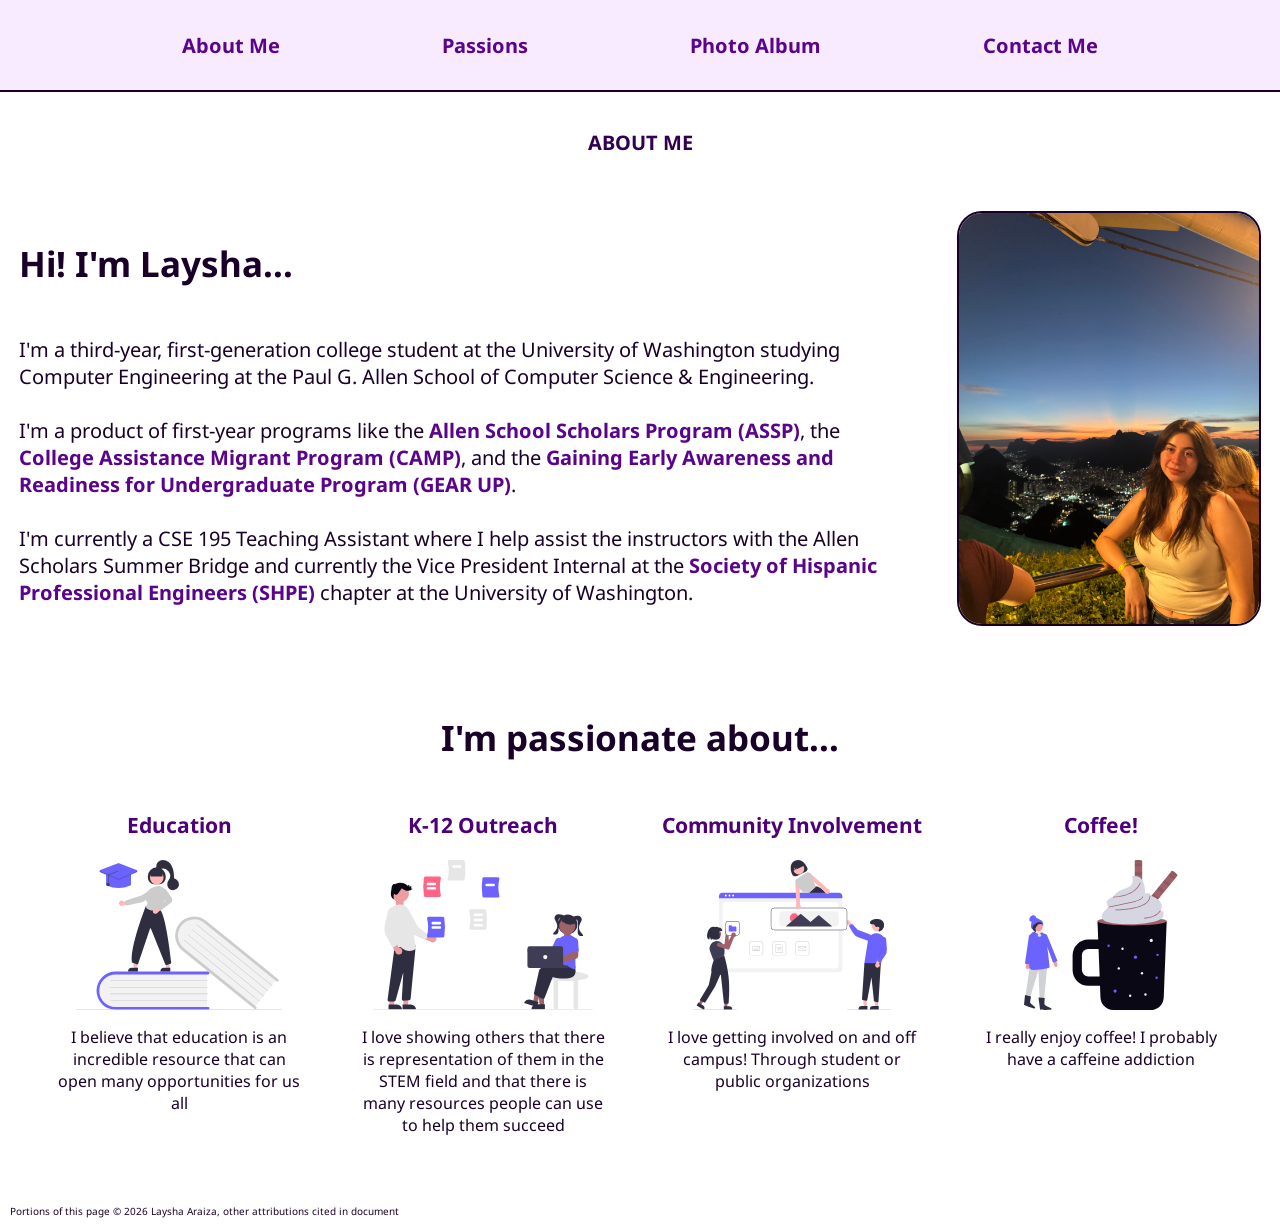
<file: index.html>
<!--
Name: Laysha Araiza
Date: Summer 2026
Section: CSE 195 Summer Bridge

index.html is my online portfolio.
-->
<!DOCTYPE html>
<html lang="en">
    <head>
        <title>About Me</title>
        <link href = "style.css" rel="stylesheet">

        <!-- font -->
        <link rel="preconnect" href="https://fonts.googleapis.com">
        <link rel="preconnect" href="https://fonts.gstatic.com">
        <link href="https://fonts.googleapis.com/css2?family=Noto+Sans:ital,wght@0,100..900;1,100..900&display=swap" rel="stylesheet">
    </head>
    <body>
        <header>
            <nav>
                <ol>
                    <li class="nav-list"><strong><a href="#about-me-header-title">About Me</a></strong></li>
                    <li class="nav-list"><strong><a href="#passion-header-title">Passions</a></strong></li>
                    <li class="nav-list"><strong><a href="photo-album.html">Photo Album</a></strong></li>
                    <li class="nav-list"><strong><a href="contact.html">Contact Me</a></strong></li>
                </ol>
            </nav>
            <h1 class="titles" id="about-me-header-title">ABOUT ME</h1>
        </header>
        <main>
            <section id="about-me-section">
                <div id="about-me-div">
                    <div id="about-me-text">   
                        <h2>Hi! I'm Laysha...</h2>
                        <p id="about-me-p">
                            I'm a third-year, first-generation college student at the University of Washington studying Computer
                            Engineering at the Paul G. Allen School of Computer Science & Engineering.

                            <br>
                            <br>
                            
                            I'm a product of first-year programs like the <a href="https://www.cs.washington.edu/allen-scholars/" 
                            target="_blank"><strong>Allen School Scholars Program (ASSP)</strong></a>, the 
                            <a href="https://www.ed.gov/grants-and-programs/grants-special-populations/grants-migrant-students/college-assistance-migrant-program-84149a" 
                            target="_blank"><strong>College Assistance Migrant Program (CAMP)</strong></a>, and the 
                            <a href="https://sites.uw.edu/omad/gear-up-rise-up/our-mission/" target="_blank"><strong>Gaining 
                            Early Awareness and Readiness for Undergraduate Program (GEAR UP)</strong></a>.

                            <br>
                            <br>

                            I'm currently a CSE 195 Teaching Assistant where I help assist the
                            instructors with the Allen Scholars Summer Bridge and currently the Vice
                            President Internal at the <a href="https://www.uwshpe.com/" target="_blank">
                            <strong>Society of Hispanic Professional Engineers (SHPE)</strong></a>
                            chapter at the University of Washington. 
                        </p>
                    </div>
                    <img id="laysha" src="images/laysha.jpeg" alt="Picture of Laysha">
                </div>
            </section>
            <section id="passions-section">
                <h2 class="header-2" id="passion-header-title">I'm passionate about...</h2>
                <section id="passions">
                    <div class="passion-clusters">
                        <h3 class="passion-titles">Education</h3>
                        <img src="images/education.svg" alt="a person standing on books" height="150">
                        <p class="passions-p">
                            I believe that education is an incredible resource that can open many opportunities
                            for us all
                        </p>
                    </div>
                    <div class="passion-clusters">
                        <h3 class="passion-titles">K-12 Outreach</h3>
                        <img src="images/k12.svg" alt="a person presenting to someone sitting down" height="150">
                        <p class="passions-p">
                            I love showing others that there is representation of them in the STEM field
                            and that there is many resources people can use to help them succeed
                        </p>
                    </div>
                    <div class="passion-clusters">
                        <h3 class="passion-titles">Community Involvement</h3>
                        <img src="images/collaboration.svg" alt="people working on a shared project" height="150">
                        <p class="passions-p">
                            I love getting involved on and off campus! Through student or public organizations
                        </p>
                    </div>
                    <div class="passion-clusters">
                        <h3 class="passion-titles">Coffee!</h3>
                        <img src="images/coffee.svg" alt="a person besides a very large coffee" height="150">
                        <p class="passions-p">
                            I really enjoy coffee! I probably have a caffeine addiction
                        </p>
                    </div>
                </section>
            </section>
        </main>
        <footer>
            <p class="footer-text">Portions of this page &copy; 2026 Laysha Araiza, other attributions cited in document</p>
        </footer>
    </body>
</html>
</file>
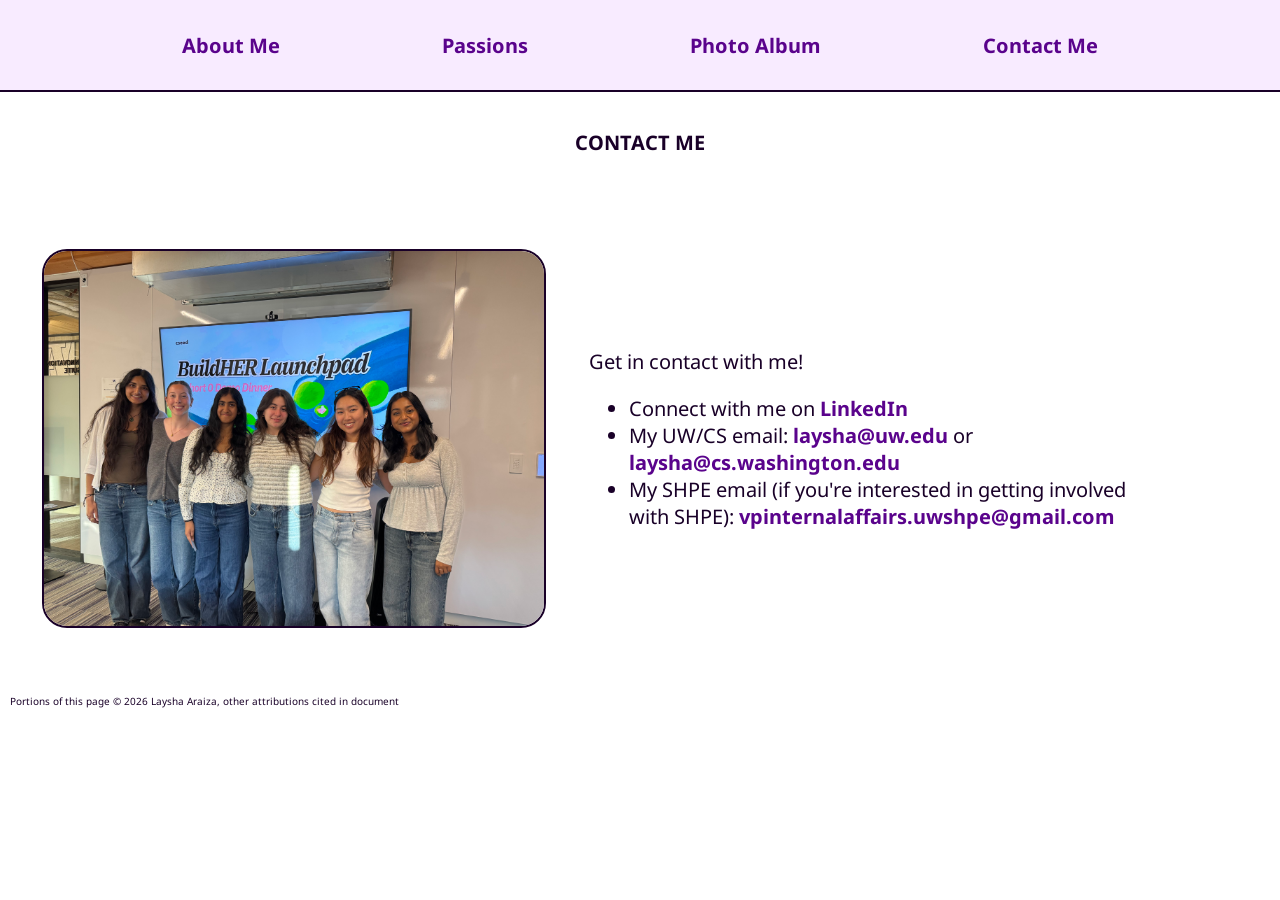
<file: contact-me.html>
<!DOCTYPE html>
<html lang="en">
    <head>
        <title>Contact Me</title>
        <link href="style.css" rel="stylesheet">


        <!-- font -->
        <link rel="preconnect" href="https://fonts.googleapis.com">
        <link rel="preconnect" href="https://fonts.gstatic.com">
        <link href="https://fonts.googleapis.com/css2?family=Noto+Sans:ital,wght@0,100..900;1,100..900&display=swap" rel="stylesheet">
    </head>
    <body>
        <header>
            <nav>
                <ol>
                    <li class="nav-list"><strong><a href="index.html#about-me-header-title">About Me</a></strong></li>
                    <li class="nav-list"><strong><a href="index.html#passion-header-title">Passions</a></strong></li>
                    <li class="nav-list"><strong><a href="photo-album.html">Photo Album</a></strong></li>
                    <li class="nav-list"><strong><a href="contact.html">Contact Me</a></strong></li>
                </ol>
            </nav>
            <h1>CONTACT ME</h1>
        </header>
        <main>
            <section class="photo-section">
                <img id="buildher-photo" src="images/buildher.jpeg" alt="Laysha presenting for BuildHer">
                <div>
                    <p class="photo-p">
                        Get in contact with me!
                        <ul>
                            <li class="circle-bullet">Connect with me on <a href="https://www.linkedin.com/in/laysha-araiza/" target="_blank"><strong>LinkedIn</strong></a></li>
                            <li class="circle-bullet">My UW/CS email: <a href="malito:laysha@uw.edu" target="_blank"><strong>laysha@uw.edu</strong></a> or <a href="malito:laysha@cs.washington.edu" target="_blank"><strong>laysha@cs.washington.edu</strong></a></li>
                            <li class="circle-bullet">My SHPE email (if you're interested in getting involved with SHPE): <a href="malito:vpinternalaffairs.uwshpe@gmail.com" target="_blank"><strong>vpinternalaffairs.uwshpe@gmail.com</strong></a></li>
                        </ul>
                    </p>
                </div>
            </section>
        </main>
        <footer>
            <p class="footer-text">Portions of this page &copy; 2026 Laysha Araiza, other attributions cited in document</p>
        </footer>
    </body>
</html>
</file>
<file: style.css>
#about-me-div {
    size: 200px;
}

#about-me-p {
    width: 900px;
}

.photo-p {
    width: 650px;
}

body {
    margin: 0;
    padding: 0;
}

nav {
    background-color: #F8EBFF;
    padding: 20px;
    height: 50px;
    border-bottom: 2px solid #190028;
    display: flex;
    flex-direction: column;
    justify-content: center;
}

ol {
    list-style-type: none;
    padding-left: 0;
    display: flex;
    justify-content: space-evenly;
}

ul {
    width: 500px;
    
}

.nav-list {
    display: inline-block;
    font-size: 20px;
    list-style: circle;
}

.circle-bullet {
    list-style: disc;
    font-size: 20px;
}

.circle-bullet::marker {
    color: #190028;
}

h1 {
    height: 75px;
    display: flex;
    align-items: center;
    font-size: 20px;
    
}

.titles {
    color: #32004F;
}

h2 {
    font-size: 35px;
}


p {
    font-size: 20px;
}

a {
    text-decoration: none;
}

a:hover {
    color: #E1ADFF;
}

a:link {
    color: #5A038C;
}

.passions-p {
    font-size: 16px;
    width: 250px;
    text-align: center;
}

.passion-clusters {
    display: flex;
    flex-direction: column;
    align-items: center;
    
}

.passion-titles {
    font-size: 21px;
    color: #4E007A;
}

.photo-album {
    width: 250px;
    border-radius: 25px;
    border: 2px solid #190028;
}

#passions {
    display: flex;
    justify-content: space-evenly;
}

#passions-section {
    height: 550px;
    display: flex;
    flex-direction: column;
    justify-content: center;
}

#about-me-section {
    height: 450px;
    display: flex;
    flex-direction: column;
    justify-content: center;
}

#shpe-2-image-cluster {
    display: flex;
    flex-direction: column;
    justify-content: space-around;
    height: 450px;

}

.brazil-photos {
    display: flex;
    flex-direction: column;
    justify-content: space-around;
    height: 600px;
}

#accenture-photos {
    display: flex;
    flex-direction: column;
    justify-content: space-around;
    height: 550px;
}

#photo-197 {
    height: 450px;
    border-radius: 25px;
    border: 2px solid #190028;
}

p, h1, h2, h3, li {
    font-family: "Noto Sans", sans-serif;
    color: #190028;
}

.footer-text {
    font-size: 10px;
    padding-left: 10px;
}

#laysha {
    width: 300px;
    border-radius: 25px;
    border: 2px solid #190028;
}

h1, .header-2 {
    display: flex;
    justify-content: center;
}

.photo-section {
    padding: 20px;
    display: flex;
    justify-content: space-around;
    align-items: center;
    height: 450px;
}

#camp-photo {
    width: 500px;
    border-radius: 25px;
    border: 2px solid #190028;
}

#buildher-photo {
    width: 500px;
    border-radius: 25px;
    border: 2px solid #190028;
}

#brazil-section {
    padding:20px;
    display: flex;
    justify-content: space-around;
    align-items:center;
    height: 650px;
}

#accenture-section {
    padding:20px;
    display: flex;
    justify-content: space-around;
    align-items:center;
    height: 650px;
}

#photo-album-description {
    display: flex;
    justify-content: center;
}

#about-me-div {
    display: flex;
    justify-content: space-around;
}

#about-me-text {
    display: flex;
    flex-direction: column;
    justify-content: center;
}
</file>
